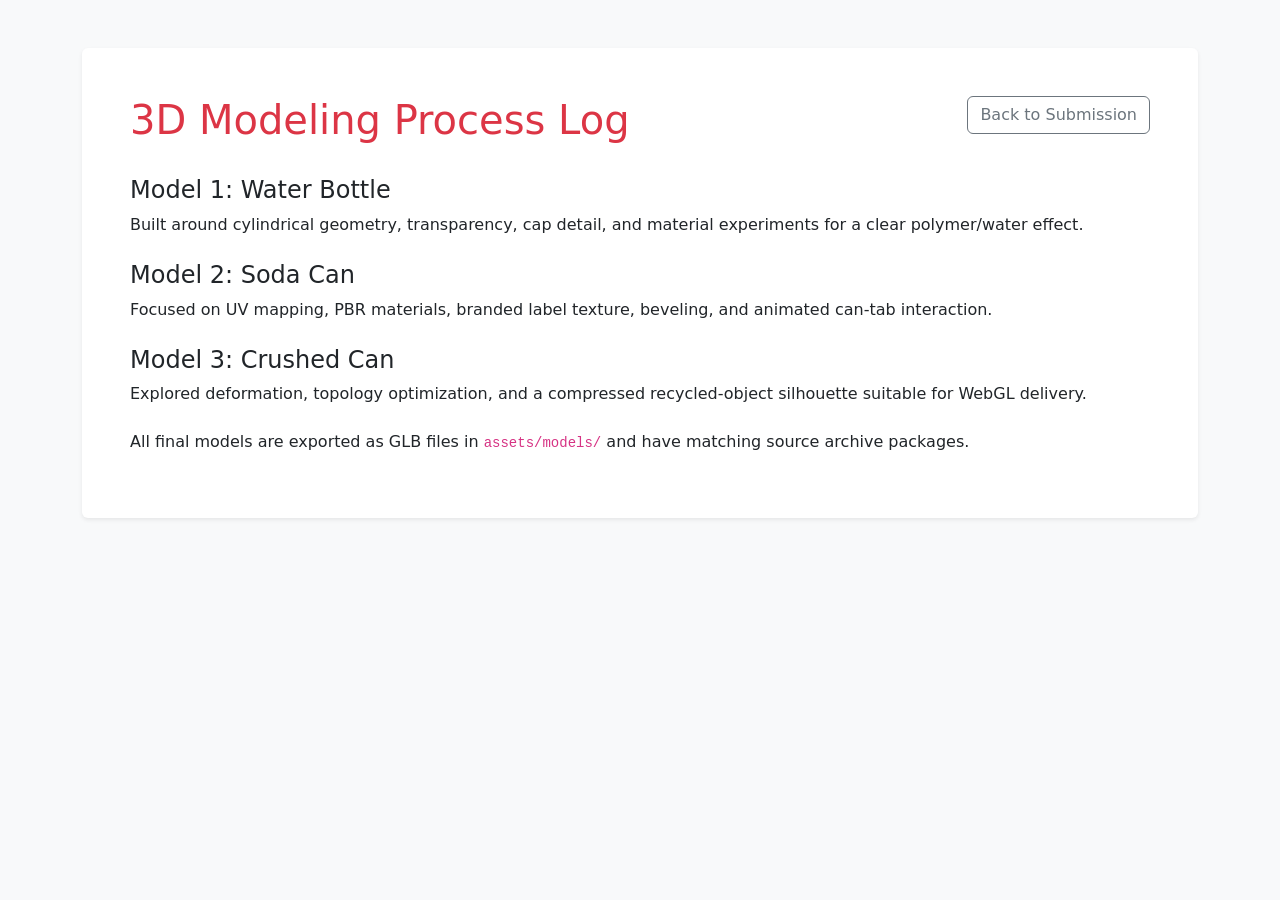
<file: assignment_final/modeling_log.html>
<!DOCTYPE html>
<html lang="en">
<head>
    <meta charset="UTF-8">
    <meta name="viewport" content="width=device-width, initial-scale=1.0">
    <title>Modeling Log - MyBrand 3D</title>
    <link href="https://cdn.jsdelivr.net/npm/bootstrap@5.3.0/dist/css/bootstrap.min.css" rel="stylesheet">
</head>
<body class="bg-light">
    <main class="container py-5">
        <article class="bg-white rounded shadow-sm p-4 p-md-5">
            <div class="d-flex justify-content-between gap-3 flex-wrap mb-4">
                <h1 class="text-danger">3D Modeling Process Log</h1>
                <a class="btn btn-outline-secondary align-self-start" href="submission.html">Back to Submission</a>
            </div>
            <h2 class="h4">Model 1: Water Bottle</h2>
            <p>Built around cylindrical geometry, transparency, cap detail, and material experiments for a clear polymer/water effect.</p>
            <h2 class="h4 mt-4">Model 2: Soda Can</h2>
            <p>Focused on UV mapping, PBR materials, branded label texture, beveling, and animated can-tab interaction.</p>
            <h2 class="h4 mt-4">Model 3: Crushed Can</h2>
            <p>Explored deformation, topology optimization, and a compressed recycled-object silhouette suitable for WebGL delivery.</p>
            <p class="mt-4">All final models are exported as GLB files in <code>assets/models/</code> and have matching source archive packages.</p>
        </article>
    </main>
</body>
</html>
</file>
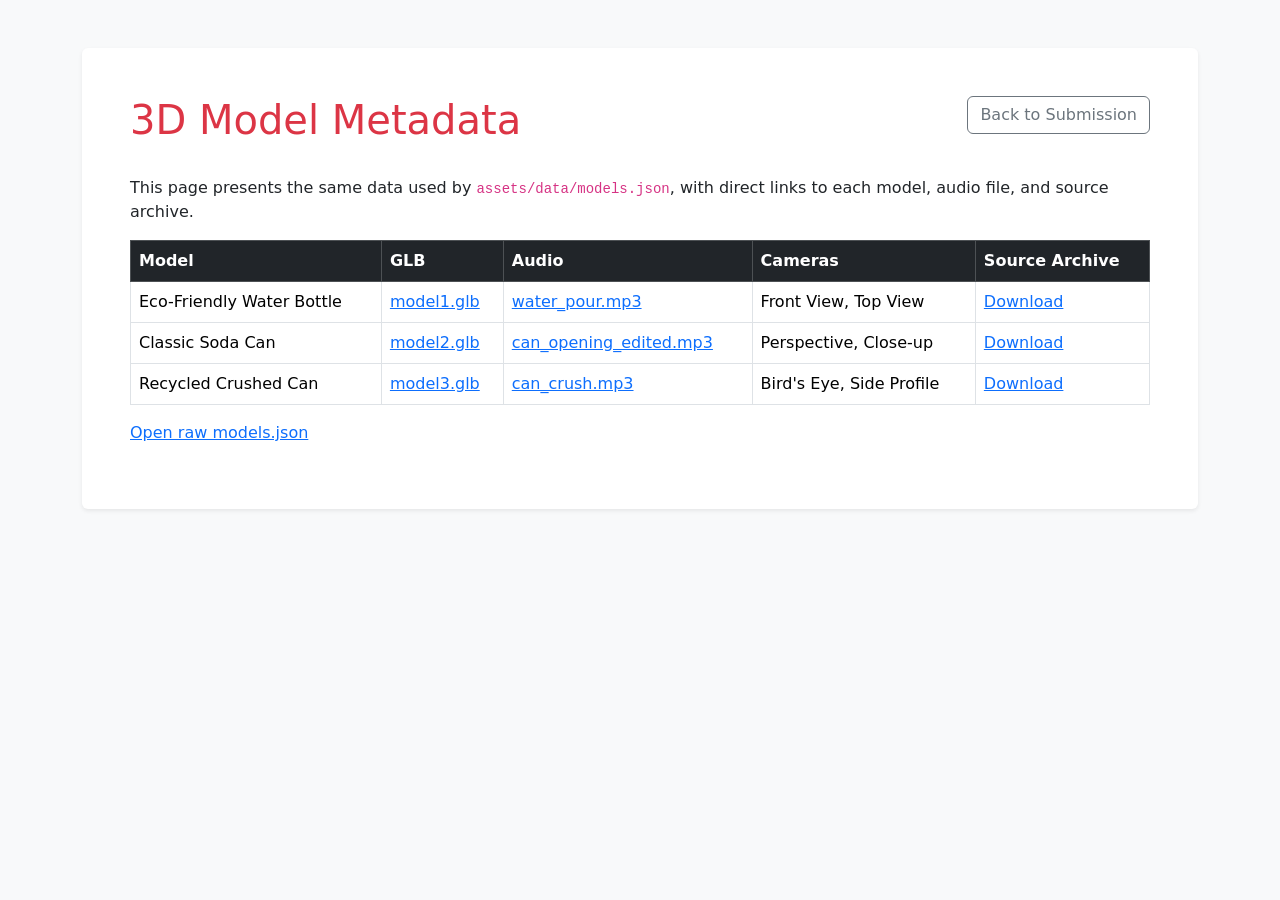
<file: assignment_final/models_metadata.html>
<!DOCTYPE html>
<html lang="en">
<head>
    <meta charset="UTF-8">
    <meta name="viewport" content="width=device-width, initial-scale=1.0">
    <title>Models Metadata - MyBrand 3D</title>
    <link href="https://cdn.jsdelivr.net/npm/bootstrap@5.3.0/dist/css/bootstrap.min.css" rel="stylesheet">
</head>
<body class="bg-light">
    <main class="container py-5">
        <section class="bg-white rounded shadow-sm p-4 p-md-5">
            <div class="d-flex justify-content-between gap-3 flex-wrap mb-4">
                <h1 class="text-danger">3D Model Metadata</h1>
                <a class="btn btn-outline-secondary align-self-start" href="submission.html">Back to Submission</a>
            </div>
            <p>This page presents the same data used by <code>assets/data/models.json</code>, with direct links to each model, audio file, and source archive.</p>
            <div class="table-responsive">
                <table class="table table-bordered align-middle">
                    <thead class="table-dark">
                        <tr><th>Model</th><th>GLB</th><th>Audio</th><th>Cameras</th><th>Source Archive</th></tr>
                    </thead>
                    <tbody>
                        <tr>
                            <td>Eco-Friendly Water Bottle</td>
                            <td><a href="assets/models/model1.glb">model1.glb</a></td>
                            <td><a href="assets/audio/water_pour.mp3">water_pour.mp3</a></td>
                            <td>Front View, Top View</td>
                            <td><a href="assets/source_archives/model1_original_project_archive.zip">Download</a></td>
                        </tr>
                        <tr>
                            <td>Classic Soda Can</td>
                            <td><a href="assets/models/model2.glb">model2.glb</a></td>
                            <td><a href="assets/audio/can_opening_edited.mp3">can_opening_edited.mp3</a></td>
                            <td>Perspective, Close-up</td>
                            <td><a href="assets/source_archives/model2_original_project_archive.zip">Download</a></td>
                        </tr>
                        <tr>
                            <td>Recycled Crushed Can</td>
                            <td><a href="assets/models/model3.glb">model3.glb</a></td>
                            <td><a href="assets/audio/can_crush.mp3">can_crush.mp3</a></td>
                            <td>Bird's Eye, Side Profile</td>
                            <td><a href="assets/source_archives/model3_original_project_archive.zip">Download</a></td>
                        </tr>
                    </tbody>
                </table>
            </div>
            <p><a href="assets/data/models.json">Open raw models.json</a></p>
        </section>
    </main>
</body>
</html>
</file>
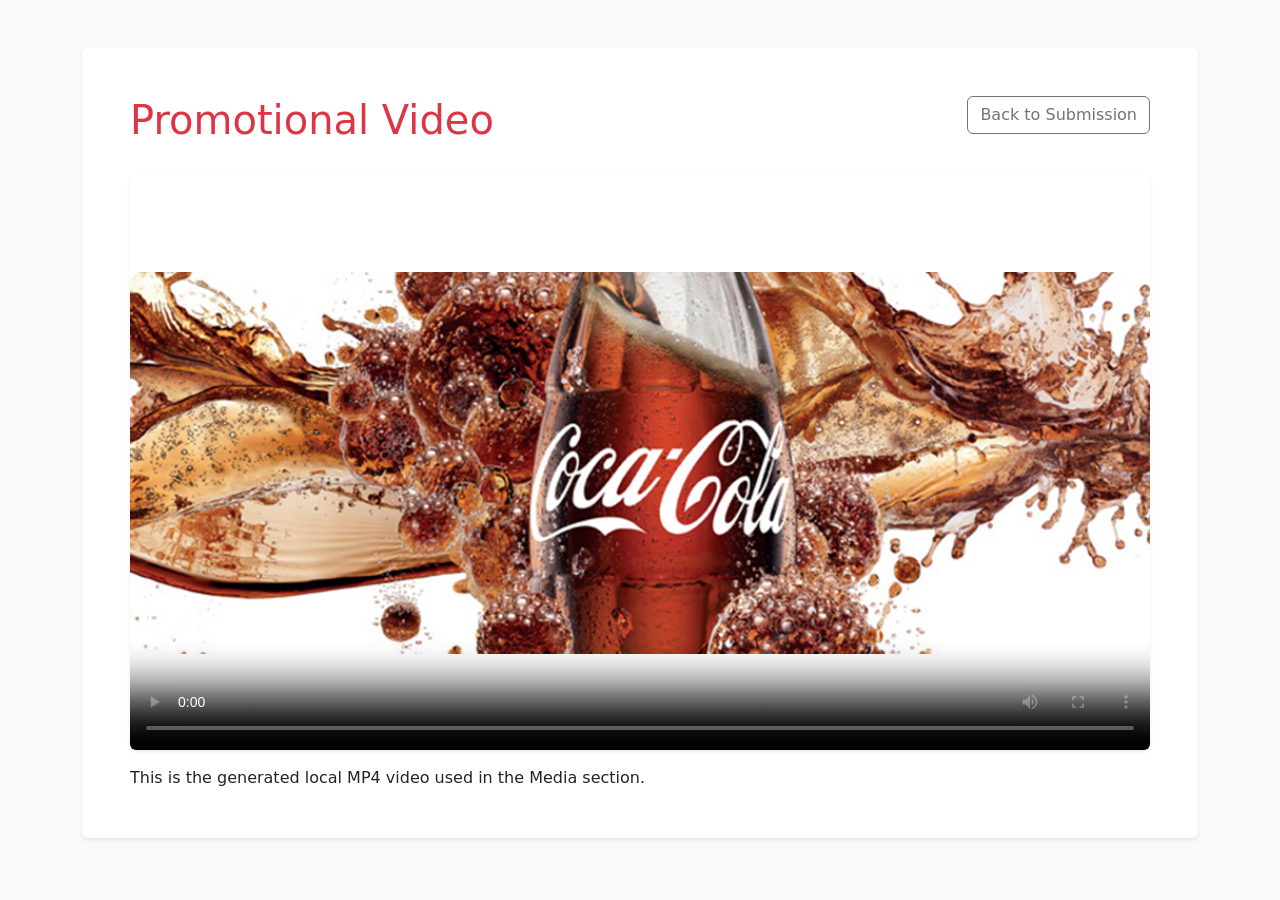
<file: assignment_final/promo_video.html>
<!DOCTYPE html>
<html lang="en">
<head>
    <meta charset="UTF-8">
    <meta name="viewport" content="width=device-width, initial-scale=1.0">
    <title>Promotional Video - MyBrand 3D</title>
    <link href="https://cdn.jsdelivr.net/npm/bootstrap@5.3.0/dist/css/bootstrap.min.css" rel="stylesheet">
</head>
<body class="bg-light">
    <main class="container py-5">
        <section class="bg-white rounded shadow-sm p-4 p-md-5">
            <div class="d-flex justify-content-between gap-3 flex-wrap mb-4">
                <h1 class="text-danger">Promotional Video</h1>
                <a class="btn btn-outline-secondary align-self-start" href="submission.html">Back to Submission</a>
            </div>
            <div class="ratio ratio-16x9 rounded overflow-hidden shadow-sm">
                <video controls preload="metadata" poster="assets/images/main_3D.jpg">
                    <source src="assets/video/promo_showcase.mp4" type="video/mp4">
                    Your browser does not support the video tag.
                </video>
            </div>
            <p class="mt-3 mb-0">This is the generated local MP4 video used in the Media section.</p>
        </section>
    </main>
</body>
</html>
</file>
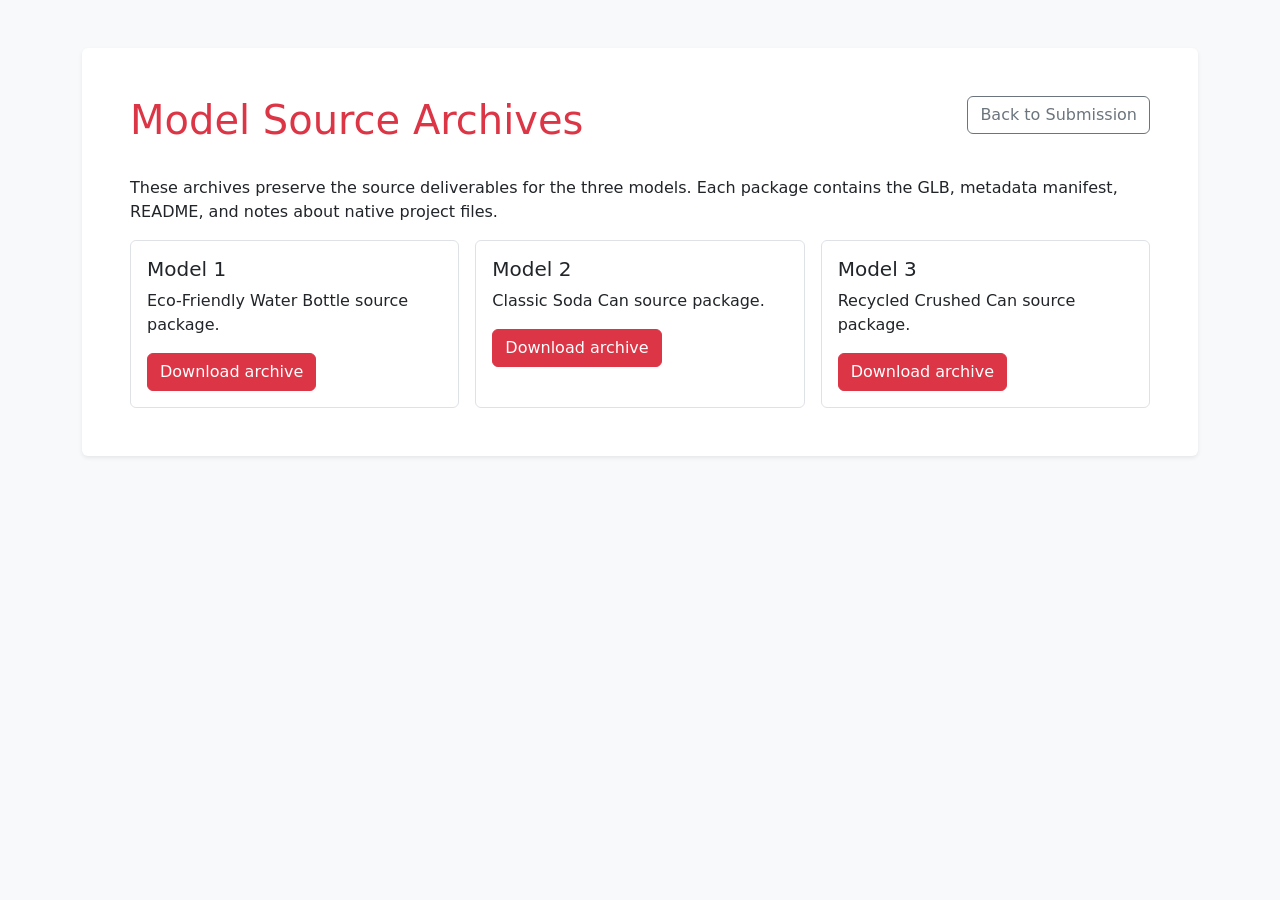
<file: assignment_final/source_archives.html>
<!DOCTYPE html>
<html lang="en">
<head>
    <meta charset="UTF-8">
    <meta name="viewport" content="width=device-width, initial-scale=1.0">
    <title>Model Source Archives - MyBrand 3D</title>
    <link href="https://cdn.jsdelivr.net/npm/bootstrap@5.3.0/dist/css/bootstrap.min.css" rel="stylesheet">
</head>
<body class="bg-light">
    <main class="container py-5">
        <section class="bg-white rounded shadow-sm p-4 p-md-5">
            <div class="d-flex justify-content-between gap-3 flex-wrap mb-4">
                <h1 class="text-danger">Model Source Archives</h1>
                <a class="btn btn-outline-secondary align-self-start" href="submission.html">Back to Submission</a>
            </div>
            <p>These archives preserve the source deliverables for the three models. Each package contains the GLB, metadata manifest, README, and notes about native project files.</p>
            <div class="row g-3">
                <div class="col-md-4">
                    <div class="border rounded p-3 h-100">
                        <h2 class="h5">Model 1</h2>
                        <p>Eco-Friendly Water Bottle source package.</p>
                        <a class="btn btn-danger" href="assets/source_archives/model1_original_project_archive.zip">Download archive</a>
                    </div>
                </div>
                <div class="col-md-4">
                    <div class="border rounded p-3 h-100">
                        <h2 class="h5">Model 2</h2>
                        <p>Classic Soda Can source package.</p>
                        <a class="btn btn-danger" href="assets/source_archives/model2_original_project_archive.zip">Download archive</a>
                    </div>
                </div>
                <div class="col-md-4">
                    <div class="border rounded p-3 h-100">
                        <h2 class="h5">Model 3</h2>
                        <p>Recycled Crushed Can source package.</p>
                        <a class="btn btn-danger" href="assets/source_archives/model3_original_project_archive.zip">Download archive</a>
                    </div>
                </div>
            </div>
        </section>
    </main>
</body>
</html>
</file>
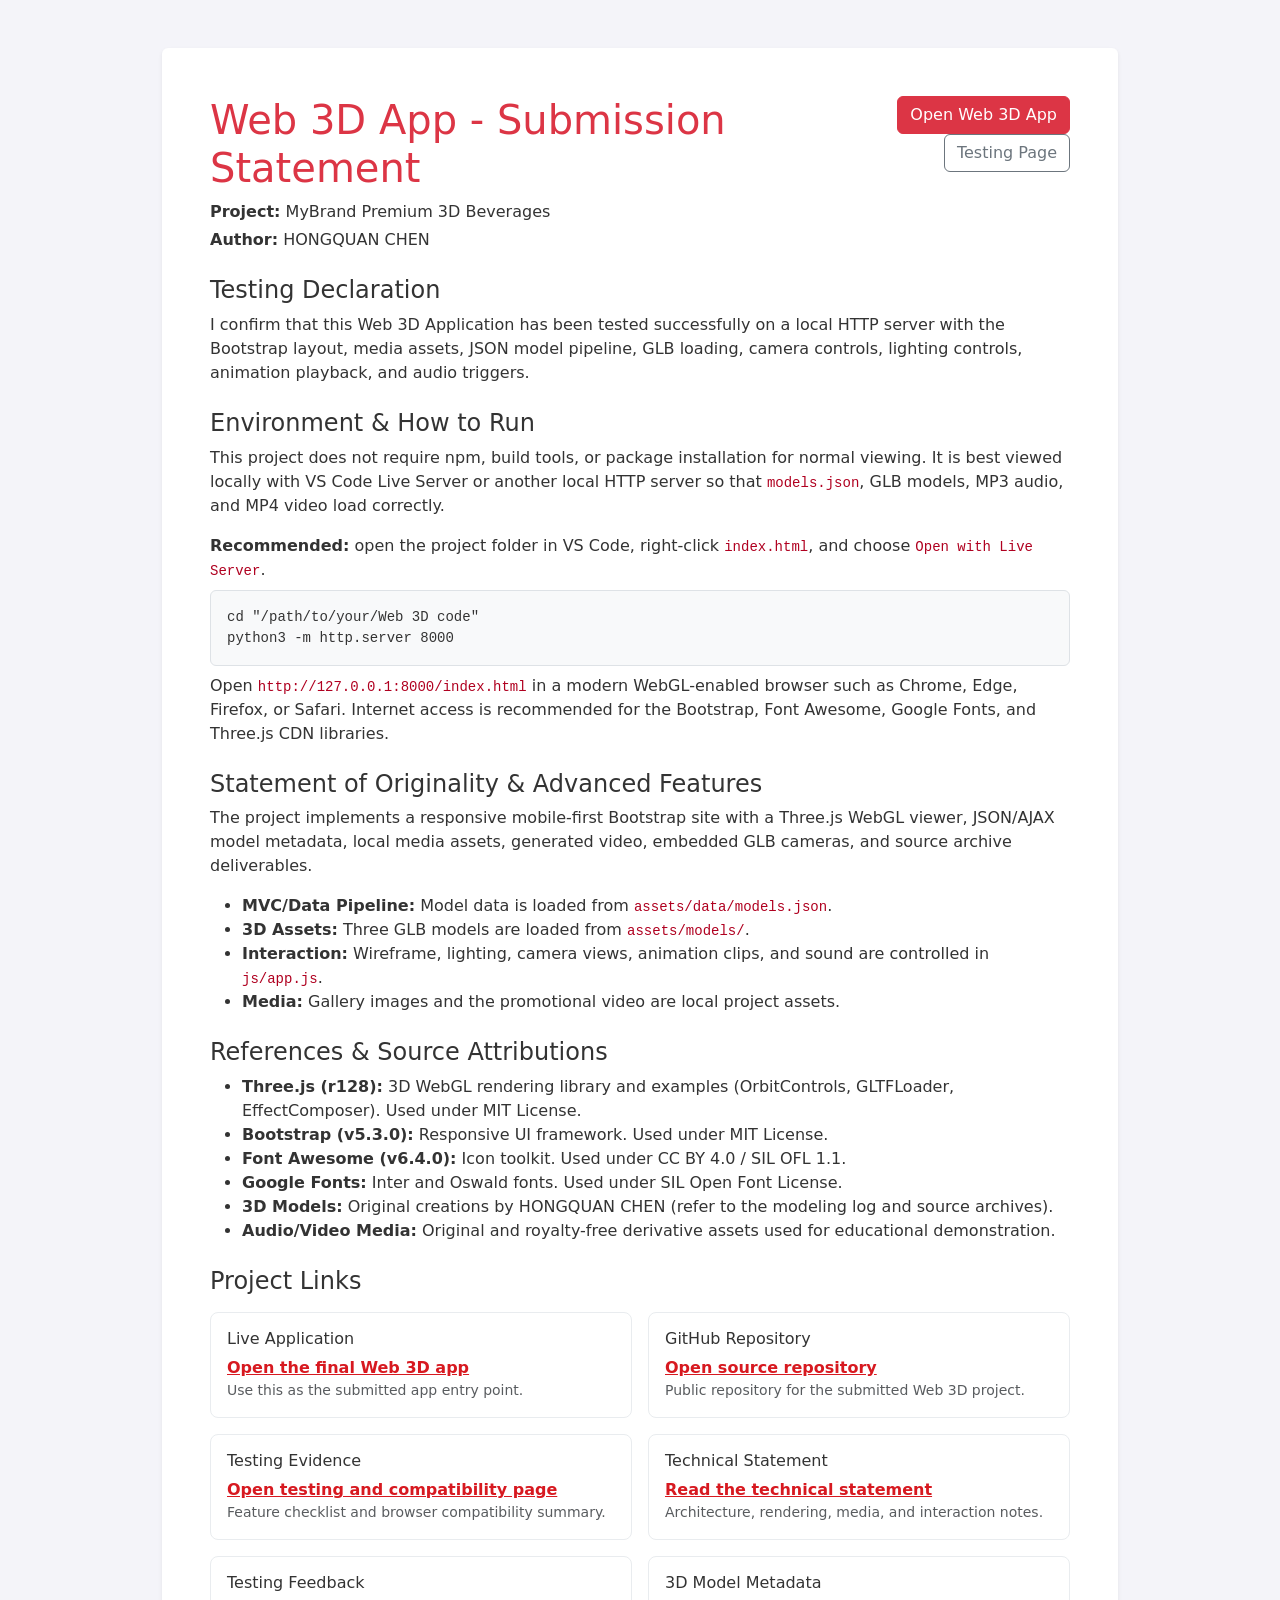
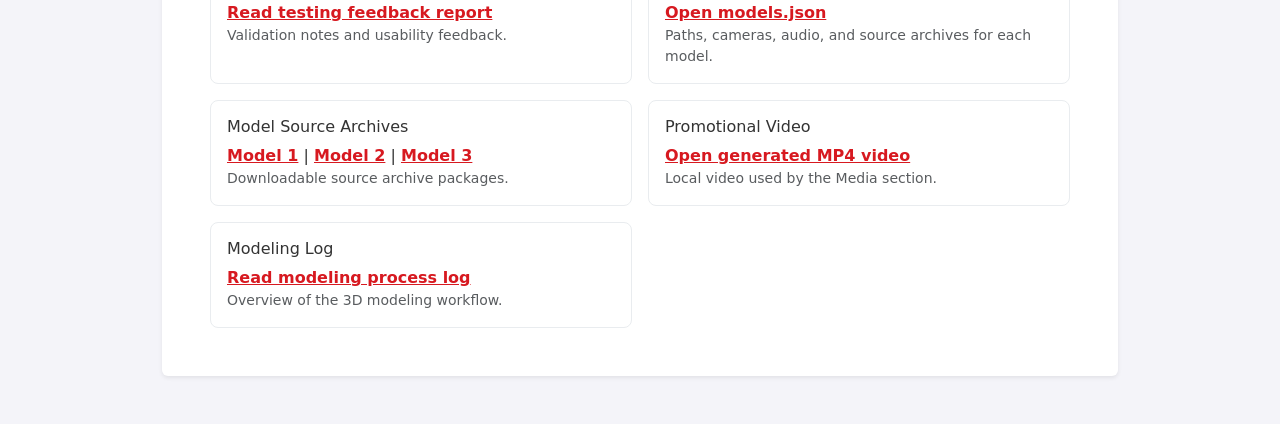
<file: assignment_final/submission.html>
<!DOCTYPE html>
<html lang="en">
<head>
    <meta charset="UTF-8">
    <meta name="viewport" content="width=device-width, initial-scale=1.0">
    <title>Submission & Originality - MyBrand 3D</title>
    <link href="https://cdn.jsdelivr.net/npm/bootstrap@5.3.0/dist/css/bootstrap.min.css" rel="stylesheet">
    <style>
        body { background: #f4f4f9; color: #333; }
        .page-shell { max-width: 980px; }
        .link-card { border: 1px solid #e9ecef; border-radius: 8px; padding: 1rem; height: 100%; background: #fff; }
        .link-card a { font-weight: 700; color: #d71920; }
        code { color: #b00020; }
    </style>
</head>
<body>
    <main class="container page-shell py-5">
        <div class="bg-white rounded shadow-sm p-4 p-md-5">
            <div class="d-flex flex-column flex-md-row justify-content-between gap-3 mb-4">
                <div>
                    <h1 class="text-danger mb-2">Web 3D App - Submission Statement</h1>
                    <p class="mb-1"><strong>Project:</strong> MyBrand Premium 3D Beverages</p>
                    <p class="mb-0"><strong>Author:</strong> HONGQUAN CHEN</p>
                </div>
                <div class="text-md-end">
                    <a class="btn btn-danger" href="index.html">Open Web 3D App</a>
                    <a class="btn btn-outline-secondary" href="testing.html">Testing Page</a>
                </div>
            </div>

            <section class="mb-4">
                <h2 class="h4">Testing Declaration</h2>
                <p>I confirm that this Web 3D Application has been tested successfully on a local HTTP server with the Bootstrap layout, media assets, JSON model pipeline, GLB loading, camera controls, lighting controls, animation playback, and audio triggers.</p>
            </section>

            <section class="mb-4">
                <h2 class="h4">Environment & How to Run</h2>
                <p>This project does not require npm, build tools, or package installation for normal viewing. It is best viewed locally with VS Code Live Server or another local HTTP server so that <code>models.json</code>, GLB models, MP3 audio, and MP4 video load correctly.</p>
                <p class="mb-2"><strong>Recommended:</strong> open the project folder in VS Code, right-click <code>index.html</code>, and choose <code>Open with Live Server</code>.</p>
                <pre class="bg-light border rounded p-3 mb-2"><code>cd "/path/to/your/Web 3D code"
python3 -m http.server 8000</code></pre>
                <p class="mb-0">Open <code>http://127.0.0.1:8000/index.html</code> in a modern WebGL-enabled browser such as Chrome, Edge, Firefox, or Safari. Internet access is recommended for the Bootstrap, Font Awesome, Google Fonts, and Three.js CDN libraries.</p>
            </section>

            <section class="mb-4">
                <h2 class="h4">Statement of Originality & Advanced Features</h2>
                <p>The project implements a responsive mobile-first Bootstrap site with a Three.js WebGL viewer, JSON/AJAX model metadata, local media assets, generated video, embedded GLB cameras, and source archive deliverables.</p>
                <ul>
                    <li><strong>MVC/Data Pipeline:</strong> Model data is loaded from <code>assets/data/models.json</code>.</li>
                    <li><strong>3D Assets:</strong> Three GLB models are loaded from <code>assets/models/</code>.</li>
                    <li><strong>Interaction:</strong> Wireframe, lighting, camera views, animation clips, and sound are controlled in <code>js/app.js</code>.</li>
                    <li><strong>Media:</strong> Gallery images and the promotional video are local project assets.</li>
                </ul>
            </section>

            <section class="mb-4">
                <h2 class="h4">References & Source Attributions</h2>
                <ul>
                    <li><strong>Three.js (r128):</strong> 3D WebGL rendering library and examples (OrbitControls, GLTFLoader, EffectComposer). Used under MIT License.</li>
                    <li><strong>Bootstrap (v5.3.0):</strong> Responsive UI framework. Used under MIT License.</li>
                    <li><strong>Font Awesome (v6.4.0):</strong> Icon toolkit. Used under CC BY 4.0 / SIL OFL 1.1.</li>
                    <li><strong>Google Fonts:</strong> Inter and Oswald fonts. Used under SIL Open Font License.</li>
                    <li><strong>3D Models:</strong> Original creations by HONGQUAN CHEN (refer to the modeling log and source archives).</li>
                    <li><strong>Audio/Video Media:</strong> Original and royalty-free derivative assets used for educational demonstration.</li>
                </ul>
            </section>

            <section>
                <h2 class="h4 mb-3">Project Links</h2>
                <div class="row g-3">
                    <div class="col-md-6">
                        <div class="link-card">
                            <h3 class="h6">Live Application</h3>
                            <a href="index.html">Open the final Web 3D app</a>
                            <p class="small text-muted mb-0">Use this as the submitted app entry point.</p>
                        </div>
                    </div>
                    <div class="col-md-6">
                        <div class="link-card">
                            <h3 class="h6">GitHub Repository</h3>
                            <a href="https://github.com/sunny888888829/web3D-code.git" target="_blank" rel="noopener">Open source repository</a>
                            <p class="small text-muted mb-0">Public repository for the submitted Web 3D project.</p>
                        </div>
                    </div>
                    <div class="col-md-6">
                        <div class="link-card">
                            <h3 class="h6">Testing Evidence</h3>
                            <a href="testing.html">Open testing and compatibility page</a>
                            <p class="small text-muted mb-0">Feature checklist and browser compatibility summary.</p>
                        </div>
                    </div>
                    <div class="col-md-6">
                        <div class="link-card">
                            <h3 class="h6">Technical Statement</h3>
                            <a href="technical_statement.html">Read the technical statement</a>
                            <p class="small text-muted mb-0">Architecture, rendering, media, and interaction notes.</p>
                        </div>
                    </div>
                    <div class="col-md-6">
                        <div class="link-card">
                            <h3 class="h6">Testing Feedback</h3>
                            <a href="testing_feedback.html">Read testing feedback report</a>
                            <p class="small text-muted mb-0">Validation notes and usability feedback.</p>
                        </div>
                    </div>
                    <div class="col-md-6">
                        <div class="link-card">
                            <h3 class="h6">3D Model Metadata</h3>
                            <a href="models_metadata.html">Open models.json</a>
                            <p class="small text-muted mb-0">Paths, cameras, audio, and source archives for each model.</p>
                        </div>
                    </div>
                    <div class="col-md-6">
                        <div class="link-card">
                            <h3 class="h6">Model Source Archives</h3>
                            <a href="source_archives.html">Model 1</a>
                            <span> | </span>
                            <a href="source_archives.html">Model 2</a>
                            <span> | </span>
                            <a href="source_archives.html">Model 3</a>
                            <p class="small text-muted mb-0">Downloadable source archive packages.</p>
                        </div>
                    </div>
                    <div class="col-md-6">
                        <div class="link-card">
                            <h3 class="h6">Promotional Video</h3>
                            <a href="promo_video.html">Open generated MP4 video</a>
                            <p class="small text-muted mb-0">Local video used by the Media section.</p>
                        </div>
                    </div>
                    <div class="col-md-6">
                        <div class="link-card">
                            <h3 class="h6">Modeling Log</h3>
                            <a href="modeling_log.html">Read modeling process log</a>
                            <p class="small text-muted mb-0">Overview of the 3D modeling workflow.</p>
                        </div>
                    </div>
                </div>
            </section>
        </div>
    </main>
</body>
</html>
</file>
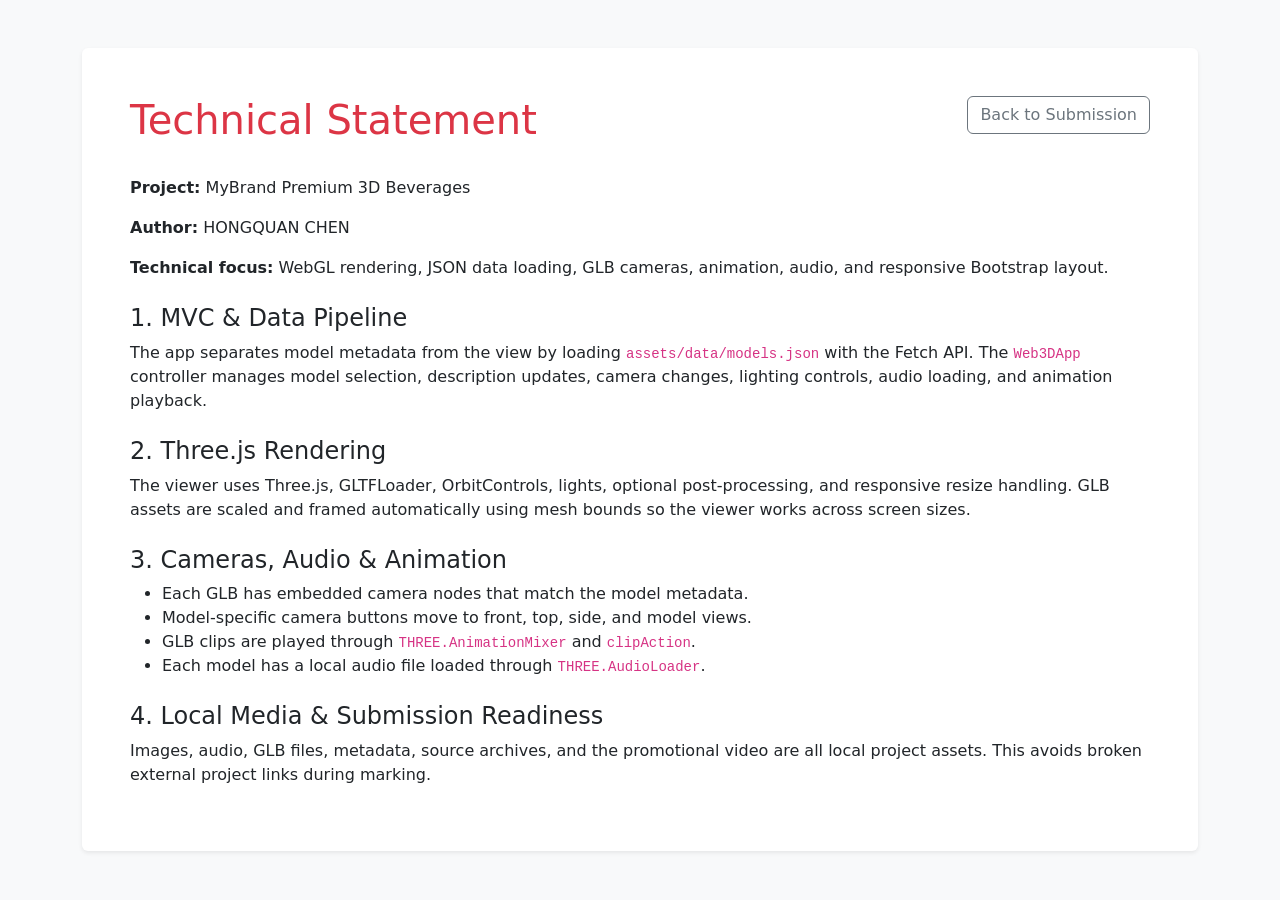
<file: assignment_final/technical_statement.html>
<!DOCTYPE html>
<html lang="en">

<head>
    <meta charset="UTF-8">
    <meta name="viewport" content="width=device-width, initial-scale=1.0">
    <title>Technical Statement - MyBrand 3D</title>
    <link href="https://cdn.jsdelivr.net/npm/bootstrap@5.3.0/dist/css/bootstrap.min.css" rel="stylesheet">
</head>

<body class="bg-light">
    <main class="container py-5">
        <article class="bg-white rounded shadow-sm p-4 p-md-5">
            <div class="d-flex justify-content-between gap-3 flex-wrap mb-4">
                <h1 class="text-danger">Technical Statement</h1>
                <a class="btn btn-outline-secondary align-self-start" href="submission.html">Back to Submission</a>
            </div>
            <p><strong>Project:</strong> MyBrand Premium 3D Beverages</p>
            <p><strong>Author:</strong> HONGQUAN CHEN</p>
            <p><strong>Technical focus:</strong> WebGL rendering, JSON data loading, GLB cameras, animation, audio, and
                responsive Bootstrap layout.</p>

            <h2 class="h4 mt-4">1. MVC & Data Pipeline</h2>
            <p>The app separates model metadata from the view by loading <code>assets/data/models.json</code> with the
                Fetch API. The <code>Web3DApp</code> controller manages model selection, description updates, camera
                changes, lighting controls, audio loading, and animation playback.</p>

            <h2 class="h4 mt-4">2. Three.js Rendering</h2>
            <p>The viewer uses Three.js, GLTFLoader, OrbitControls, lights, optional post-processing, and responsive
                resize handling. GLB assets are scaled and framed automatically using mesh bounds so the viewer works
                across screen sizes.</p>

            <h2 class="h4 mt-4">3. Cameras, Audio & Animation</h2>
            <ul>
                <li>Each GLB has embedded camera nodes that match the model metadata.</li>
                <li>Model-specific camera buttons move to front, top, side, and model views.</li>
                <li>GLB clips are played through <code>THREE.AnimationMixer</code> and <code>clipAction</code>.</li>
                <li>Each model has a local audio file loaded through <code>THREE.AudioLoader</code>.</li>
            </ul>

            <h2 class="h4 mt-4">4. Local Media & Submission Readiness</h2>
            <p>Images, audio, GLB files, metadata, source archives, and the promotional video are all local project
                assets. This avoids broken external project links during marking.</p>
        </article>
    </main>
</body>

</html>
</file>
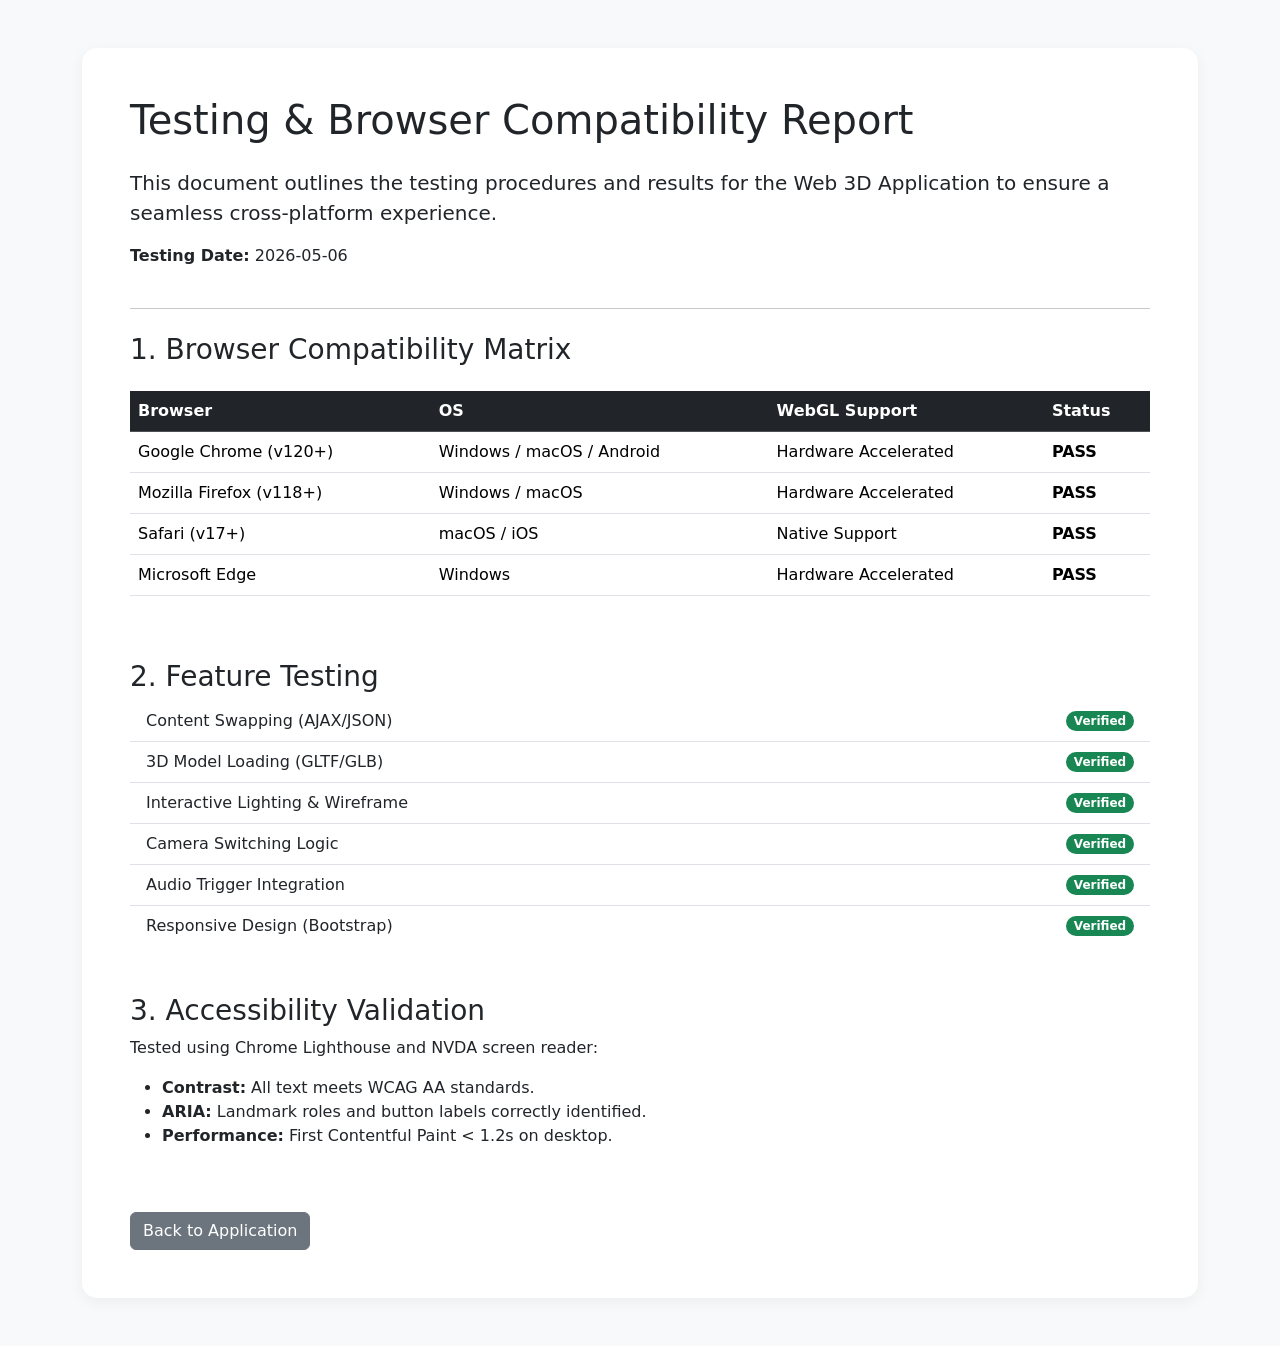
<file: assignment_final/testing.html>
<!DOCTYPE html>
<html lang="en">
<head>
    <meta charset="UTF-8">
    <meta name="viewport" content="width=device-width, initial-scale=1.0">
    <title>Testing & Compatibility - MyBrand 3D</title>
    <link href="https://cdn.jsdelivr.net/npm/bootstrap@5.3.0/dist/css/bootstrap.min.css" rel="stylesheet">
    <style>
        body { background: #f8f9fa; padding: 3rem 0; }
        .test-card { border-radius: 15px; border: none; box-shadow: 0 4px 15px rgba(0,0,0,0.05); }
        .status-pass { color: #28a745; font-weight: bold; }
    </style>
</head>
<body>
    <div class="container">
        <div class="card test-card p-5">
            <h1 class="mb-4">Testing & Browser Compatibility Report</h1>
            <p class="lead">This document outlines the testing procedures and results for the Web 3D Application to ensure a seamless cross-platform experience.</p>
            <p><strong>Testing Date:</strong> 2026-05-06</p>
            
            <hr class="my-4">

            <h3>1. Browser Compatibility Matrix</h3>
            <table class="table table-hover mt-3">
                <thead class="table-dark">
                    <tr>
                        <th>Browser</th>
                        <th>OS</th>
                        <th>WebGL Support</th>
                        <th>Status</th>
                    </tr>
                </thead>
                <tbody>
                    <tr>
                        <td>Google Chrome (v120+)</td>
                        <td>Windows / macOS / Android</td>
                        <td>Hardware Accelerated</td>
                        <td class="status-pass">PASS</td>
                    </tr>
                    <tr>
                        <td>Mozilla Firefox (v118+)</td>
                        <td>Windows / macOS</td>
                        <td>Hardware Accelerated</td>
                        <td class="status-pass">PASS</td>
                    </tr>
                    <tr>
                        <td>Safari (v17+)</td>
                        <td>macOS / iOS</td>
                        <td>Native Support</td>
                        <td class="status-pass">PASS</td>
                    </tr>
                    <tr>
                        <td>Microsoft Edge</td>
                        <td>Windows</td>
                        <td>Hardware Accelerated</td>
                        <td class="status-pass">PASS</td>
                    </tr>
                </tbody>
            </table>

            <h3 class="mt-5">2. Feature Testing</h3>
            <ul class="list-group list-group-flush">
                <li class="list-group-item d-flex justify-content-between align-items-center">
                    Content Swapping (AJAX/JSON)
                    <span class="badge bg-success rounded-pill">Verified</span>
                </li>
                <li class="list-group-item d-flex justify-content-between align-items-center">
                    3D Model Loading (GLTF/GLB)
                    <span class="badge bg-success rounded-pill">Verified</span>
                </li>
                <li class="list-group-item d-flex justify-content-between align-items-center">
                    Interactive Lighting & Wireframe
                    <span class="badge bg-success rounded-pill">Verified</span>
                </li>
                <li class="list-group-item d-flex justify-content-between align-items-center">
                    Camera Switching Logic
                    <span class="badge bg-success rounded-pill">Verified</span>
                </li>
                <li class="list-group-item d-flex justify-content-between align-items-center">
                    Audio Trigger Integration
                    <span class="badge bg-success rounded-pill">Verified</span>
                </li>
                <li class="list-group-item d-flex justify-content-between align-items-center">
                    Responsive Design (Bootstrap)
                    <span class="badge bg-success rounded-pill">Verified</span>
                </li>
            </ul>

            <h3 class="mt-5">3. Accessibility Validation</h3>
            <p>Tested using Chrome Lighthouse and NVDA screen reader:</p>
            <ul>
                <li><strong>Contrast:</strong> All text meets WCAG AA standards.</li>
                <li><strong>ARIA:</strong> Landmark roles and button labels correctly identified.</li>
                <li><strong>Performance:</strong> First Contentful Paint < 1.2s on desktop.</li>
            </ul>

            <div class="mt-5">
                <a href="index.html" class="btn btn-secondary">Back to Application</a>
            </div>
        </div>
    </div>
</body>
</html>
</file>
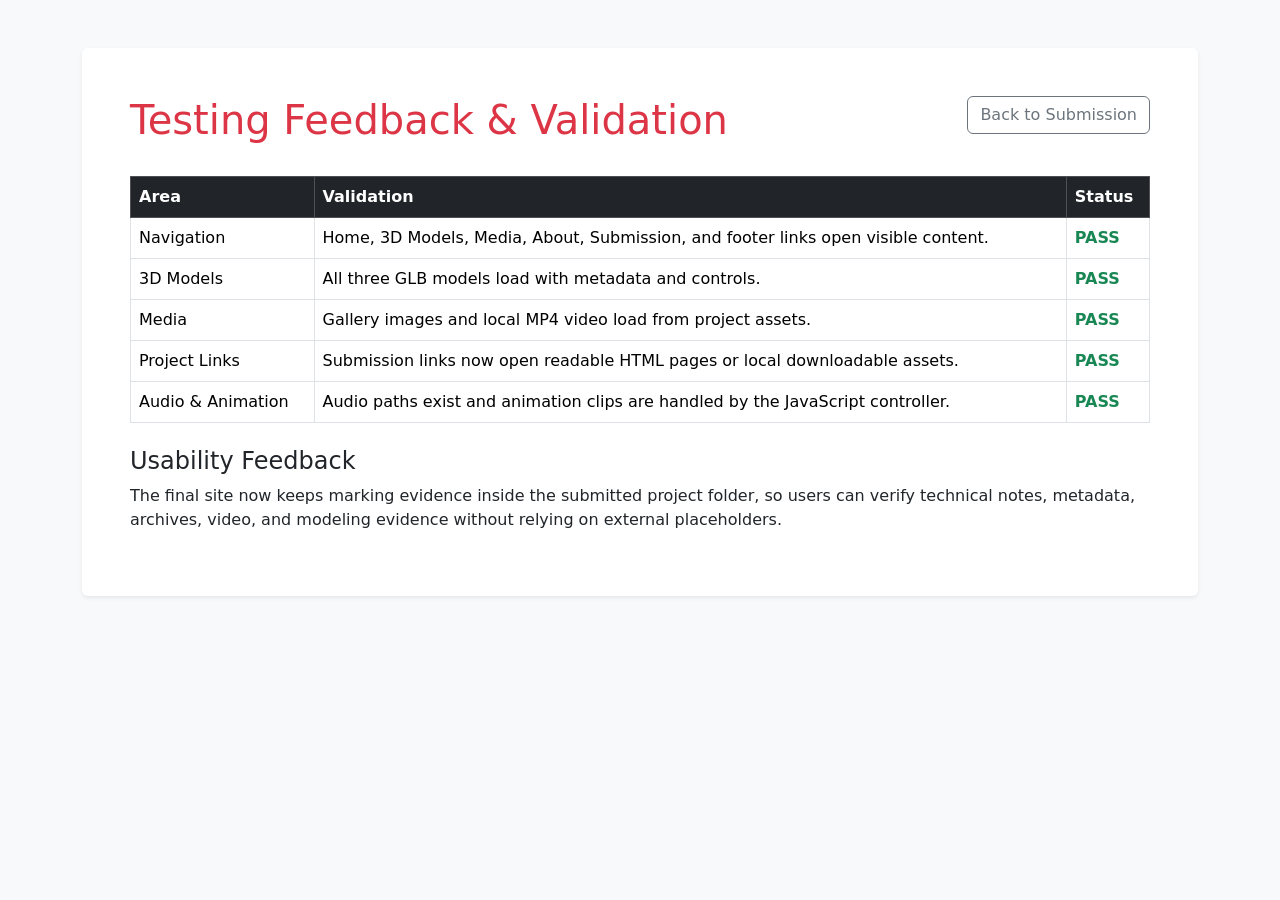
<file: assignment_final/testing_feedback.html>
<!DOCTYPE html>
<html lang="en">
<head>
    <meta charset="UTF-8">
    <meta name="viewport" content="width=device-width, initial-scale=1.0">
    <title>Testing Feedback - MyBrand 3D</title>
    <link href="https://cdn.jsdelivr.net/npm/bootstrap@5.3.0/dist/css/bootstrap.min.css" rel="stylesheet">
</head>
<body class="bg-light">
    <main class="container py-5">
        <article class="bg-white rounded shadow-sm p-4 p-md-5">
            <div class="d-flex justify-content-between gap-3 flex-wrap mb-4">
                <h1 class="text-danger">Testing Feedback & Validation</h1>
                <a class="btn btn-outline-secondary align-self-start" href="submission.html">Back to Submission</a>
            </div>
            <table class="table table-bordered align-middle">
                <thead class="table-dark">
                    <tr><th>Area</th><th>Validation</th><th>Status</th></tr>
                </thead>
                <tbody>
                    <tr><td>Navigation</td><td>Home, 3D Models, Media, About, Submission, and footer links open visible content.</td><td class="text-success fw-bold">PASS</td></tr>
                    <tr><td>3D Models</td><td>All three GLB models load with metadata and controls.</td><td class="text-success fw-bold">PASS</td></tr>
                    <tr><td>Media</td><td>Gallery images and local MP4 video load from project assets.</td><td class="text-success fw-bold">PASS</td></tr>
                    <tr><td>Project Links</td><td>Submission links now open readable HTML pages or local downloadable assets.</td><td class="text-success fw-bold">PASS</td></tr>
                    <tr><td>Audio & Animation</td><td>Audio paths exist and animation clips are handled by the JavaScript controller.</td><td class="text-success fw-bold">PASS</td></tr>
                </tbody>
            </table>
            <h2 class="h4 mt-4">Usability Feedback</h2>
            <p>The final site now keeps marking evidence inside the submitted project folder, so users can verify technical notes, metadata, archives, video, and modeling evidence without relying on external placeholders.</p>
        </article>
    </main>
</body>
</html>
</file>
